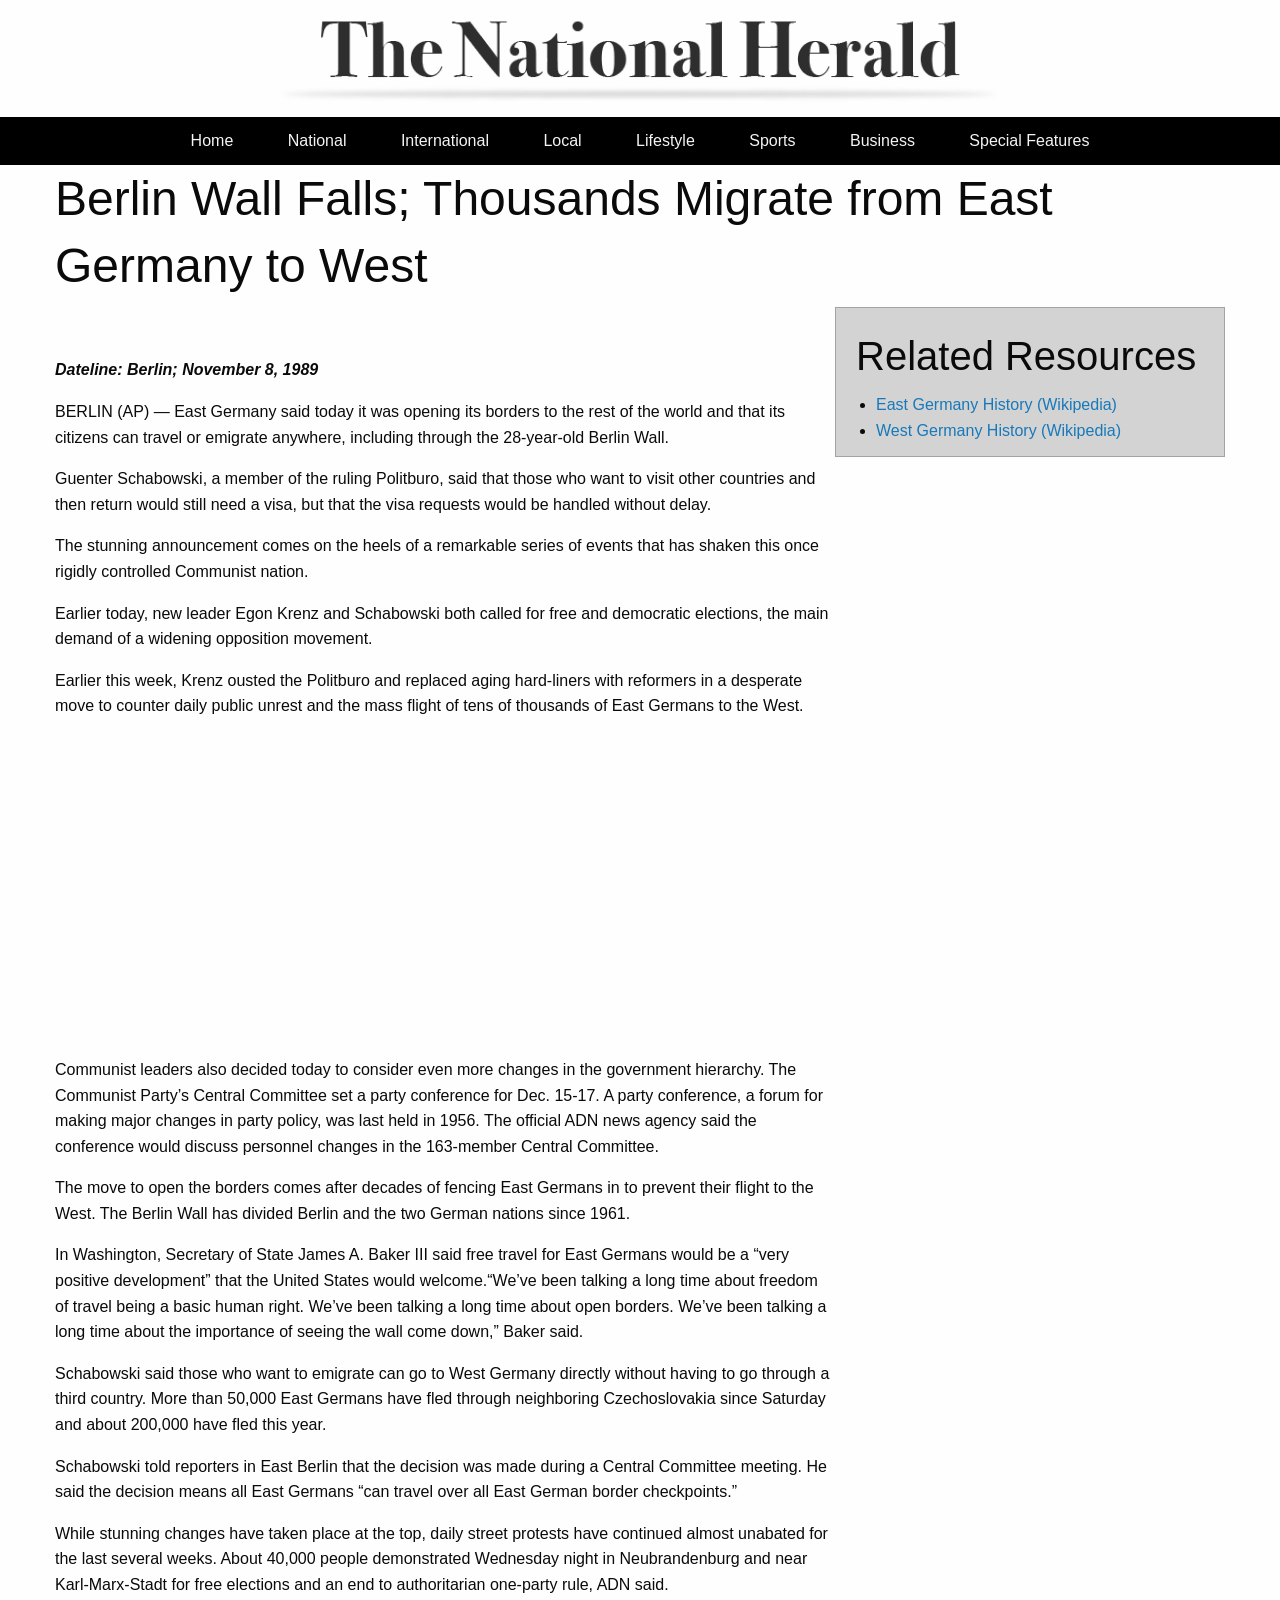
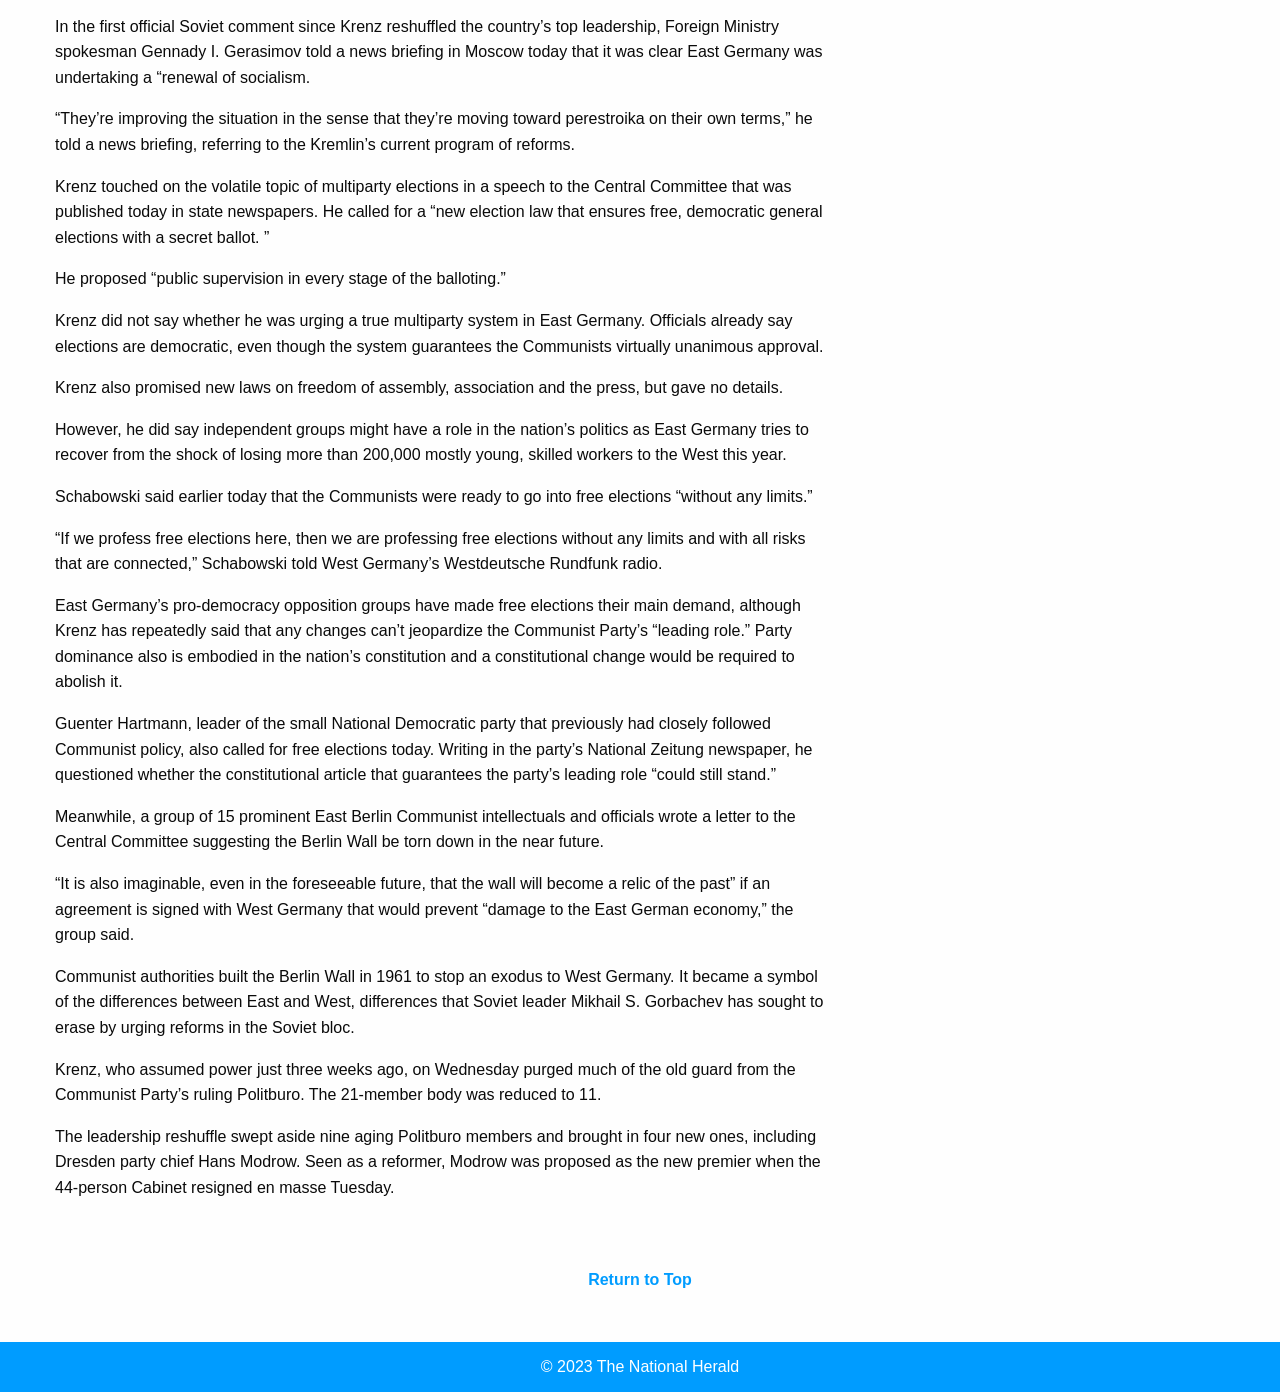
<file: index.html/index.html>
<!doctype html>
<html class="no-js" lang="en" dir="ltr">
<head>
<meta charset="utf-8">
<meta http-equiv="x-ua-compatible" content="ie=edge">
<meta name="viewport" content="width=device-width, initial-scale=1.0">
<title>Headline Headline Headline | The National Herald</title>
<link rel="stylesheet" href="css/foundation.css">
<link rel="stylesheet" href="css/app.css">


<!-- FILL OUT META TAGS! -->
<meta name="description" content="">
<meta name="author" content="The National Herald">

<!--TWITTER SUMMARY CARD-->
<meta name="twitter:card" content="summary_large_image">
<meta name="twitter:title" content="Headline Headline Headline">

<!--OPEN GRAPH CARD-->
<meta property="og:title" content="Headline Headline Headline">
<meta property="og:site_name" content="The National Herald">
<meta property="og:url" content="TBD">
<meta property="og:description" content="Lead Graph Goes Here.">
<meta property="og:type" content="website">
<meta property="og:image" content="TBD">

</head>
<body>

<!-- RETURN TO TOP -->
<a name="top"></a>
<!-- END RETURN TO TOP -->

<!-- SITE BRANDING -->
<div class="grid-container">
<div class="grid-x grid-padding-x">
<div class="large-12 cell">

<img src="images/tnh_branding.png">

</div>
</div>
</div>
<!-- END SITE BRANDING -->

<!-- NAV BAR -->
<div class="grid-container fluid navStyle">
<div class="grid-x grid-padding-x">
<div class="large-12 cell">
<a href="#" class="navItem">Home</a>
<a href="#" class="navItem">National</a>
<a href="#" class="navItem">International</a>
<a href="#" class="navItem">Local</a>
<a href="#" class="navItem">Lifestyle</a>
<a href="#" class="navItem">Sports</a>
<a href="#" class="navItem">Business</a>
<a href="#" class="navItem">Special Features</a>
</div>
</div>
</div>
<!-- END NAV BAR -->

<!-- BODY COPY -->
<body>
<div class="grid-container">
<div class="grid-x">


<div class= "large-12 meidum-12 small-12 cell">
<h1> Berlin Wall Falls; Thousands Migrate from East Germany to West</h1>
</div>



<div class="large-8 medium- 8small-12 cell bodyCopy">
<p class="p1"> Dateline: Berlin; November 8, 1989 </p>

<p> BERLIN (AP) — East Germany said today it was opening its borders to the rest of the world and that its citizens can travel or emigrate anywhere, including through the 28-year-old Berlin Wall. </p>

<p>Guenter Schabowski, a member of the ruling Politburo, said that those who want to visit other countries and then return would still need a visa, but that the visa requests would be handled without delay.</p>

<p>The stunning announcement comes on the heels of a remarkable series of events that has shaken this once rigidly controlled Communist nation.</p>

<p> Earlier today, new leader Egon Krenz and Schabowski both called for free and democratic elections, the main demand of a widening opposition movement.</p>

<p> Earlier this week, Krenz ousted the Politburo and replaced aging hard-liners with reformers in a desperate move to counter daily public unrest and the mass flight of tens of thousands of East Germans to the West. </p>


<div class="responsive-embeded widescreen">
<iframe width="560" height="315" src="https://www.youtube.com/embed/IcmxPeVe4_c?si=cLDoQe1wk7T_xUQB" title="YouTube video player" frameborder="0" allow="accelerometer; autoplay; clipboard-write; encrypted-media; gyroscope; picture-in-picture; web-share" referrerpolicy="strict-origin-when-cross-origin" allowfullscreen></iframe>
</div>


<p>Communist leaders also decided today to consider even more changes in the government hierarchy. The Communist Party’s Central Committee set a party conference for Dec. 15-17. A party conference, a forum for making major changes in party policy, was last held in 1956. The official ADN news agency said the conference would discuss personnel changes in the 163-member Central Committee.</p>

<p> The move to open the borders comes after decades of fencing East Germans in to prevent their flight to the West. The Berlin Wall has divided Berlin and the two German nations since 1961. </p>

<p> In Washington, Secretary of State James A. Baker III said free travel for East Germans would be a “very positive development” that the United States would welcome.“We’ve been talking a long time about freedom of travel being a basic human right. We’ve been talking a long time about open borders. We’ve been talking a long time about the importance of seeing the wall come down,” Baker said. </p>

<p> Schabowski said those who want to emigrate can go to West Germany directly without having to go through a third country. More than 50,000 East Germans have fled through neighboring Czechoslovakia since Saturday and about 200,000 have fled this year. </p>

<p> Schabowski told reporters in East Berlin that the decision was made during a Central Committee meeting. He said the decision means all East Germans “can travel over all East German border checkpoints.” </p>

<p> While stunning changes have taken place at the top, daily street protests have continued almost unabated for the last several weeks. About 40,000 people demonstrated Wednesday night in Neubrandenburg and near Karl-Marx-Stadt for free elections and an end to authoritarian one-party rule, ADN said. </p>

<p> In the first official Soviet comment since Krenz reshuffled the country’s top leadership, Foreign Ministry spokesman Gennady I. Gerasimov told a news briefing in Moscow today that it was clear East Germany was undertaking a “renewal of socialism. </p>

<p> “They’re improving the situation in the sense that they’re moving toward perestroika on their own terms,” he told a news briefing, referring to the Kremlin’s current program of reforms. </p>

<p> Krenz touched on the volatile topic of multiparty elections in a speech to the Central Committee that was published today in state newspapers. He called for a “new election law that ensures free, democratic general elections with a secret ballot. ” </p>

<p>He proposed “public supervision in every stage of the balloting.”</p>

<p>Krenz did not say whether he was urging a true multiparty system in East Germany. Officials already say elections are democratic, even though the system guarantees the Communists virtually unanimous approval.</p>

<p>Krenz also promised new laws on freedom of assembly, association and the press, but gave no details.</p>

<p>However, he did say independent groups might have a role in the nation’s politics as East Germany tries to recover from the shock of losing more than 200,000 mostly young, skilled workers to the West this year.</p>

<p>Schabowski said earlier today that the Communists were ready to go into free elections “without any limits.”</p>

<p>“If we profess free elections here, then we are professing free elections without any limits and with all risks that are connected,” Schabowski told West Germany’s Westdeutsche Rundfunk radio. </p>

<p>East Germany’s pro-democracy opposition groups have made free elections their main demand, although Krenz has repeatedly said that any changes can’t jeopardize the Communist Party’s “leading role.” Party dominance also is embodied in the nation’s constitution and a constitutional change would be required to abolish it.</p>

<p>Guenter Hartmann, leader of the small National Democratic party that previously had closely followed Communist policy, also called for free elections today. Writing in the party’s National Zeitung newspaper, he questioned whether the constitutional article that guarantees the party’s leading role “could still stand.”</p>

<p>Meanwhile, a group of 15 prominent East Berlin Communist intellectuals and officials wrote a letter to the Central Committee suggesting the Berlin Wall be torn down in the near future.</p>

<p>“It is also imaginable, even in the foreseeable future, that the wall will become a relic of the past” if an agreement is signed with West Germany that would prevent “damage to the East German economy,” the group said.</p>

<p>Communist authorities built the Berlin Wall in 1961 to stop an exodus to West Germany. It became a symbol of the differences between East and West, differences that Soviet leader Mikhail S. Gorbachev has sought to erase by urging reforms in the Soviet bloc.</p>

<p>Krenz, who assumed power just three weeks ago, on Wednesday purged much of the old guard from the Communist Party’s ruling Politburo. The 21-member body was reduced to 11.</p>

<p>The leadership reshuffle swept aside nine aging Politburo members and brought in four new ones, including Dresden party chief Hans Modrow. Seen as a reformer, Modrow was proposed as the new premier when the 44-person Cabinet resigned en masse Tuesday. </p>


</div>
</body>




<div class="large-4 medium-4 small-12 cell relatedResources">
<h2> Related Resources</h2>
<ul>
<li><a href="https://en.wikipedia.org/wiki/History_of_East_Germany" target="_blank"> East Germany History (Wikipedia)</a></li>
<li><a href= "https://en.wikipedia.org/wiki/West_Germany" target="_blank"> West Germany History (Wikipedia)</a>
</ul></li>

</div>
</div>
</div>

<p class="rtt"><a href="#top">Return to Top</a></p>




</div>
</div>

<!-- END BODY COPY -->

<!-- FOOTER BAR -->
<!-- NAV BAR -->
<div class="grid-container fluid footerStyle">
<div class="grid-x grid-padding-x">
<div class="large-12 cell">
<p>&copy; 2023 The National Herald</p>
</div>
</div>
</div>
<!-- END NAV BAR -->

<script src="js/vendor/jquery.js"></script>
<script src="js/vendor/what-input.js"></script>
<script src="js/vendor/foundation.js"></script>
<script src="js/app.js"></script>
</body>
</html>
</file>
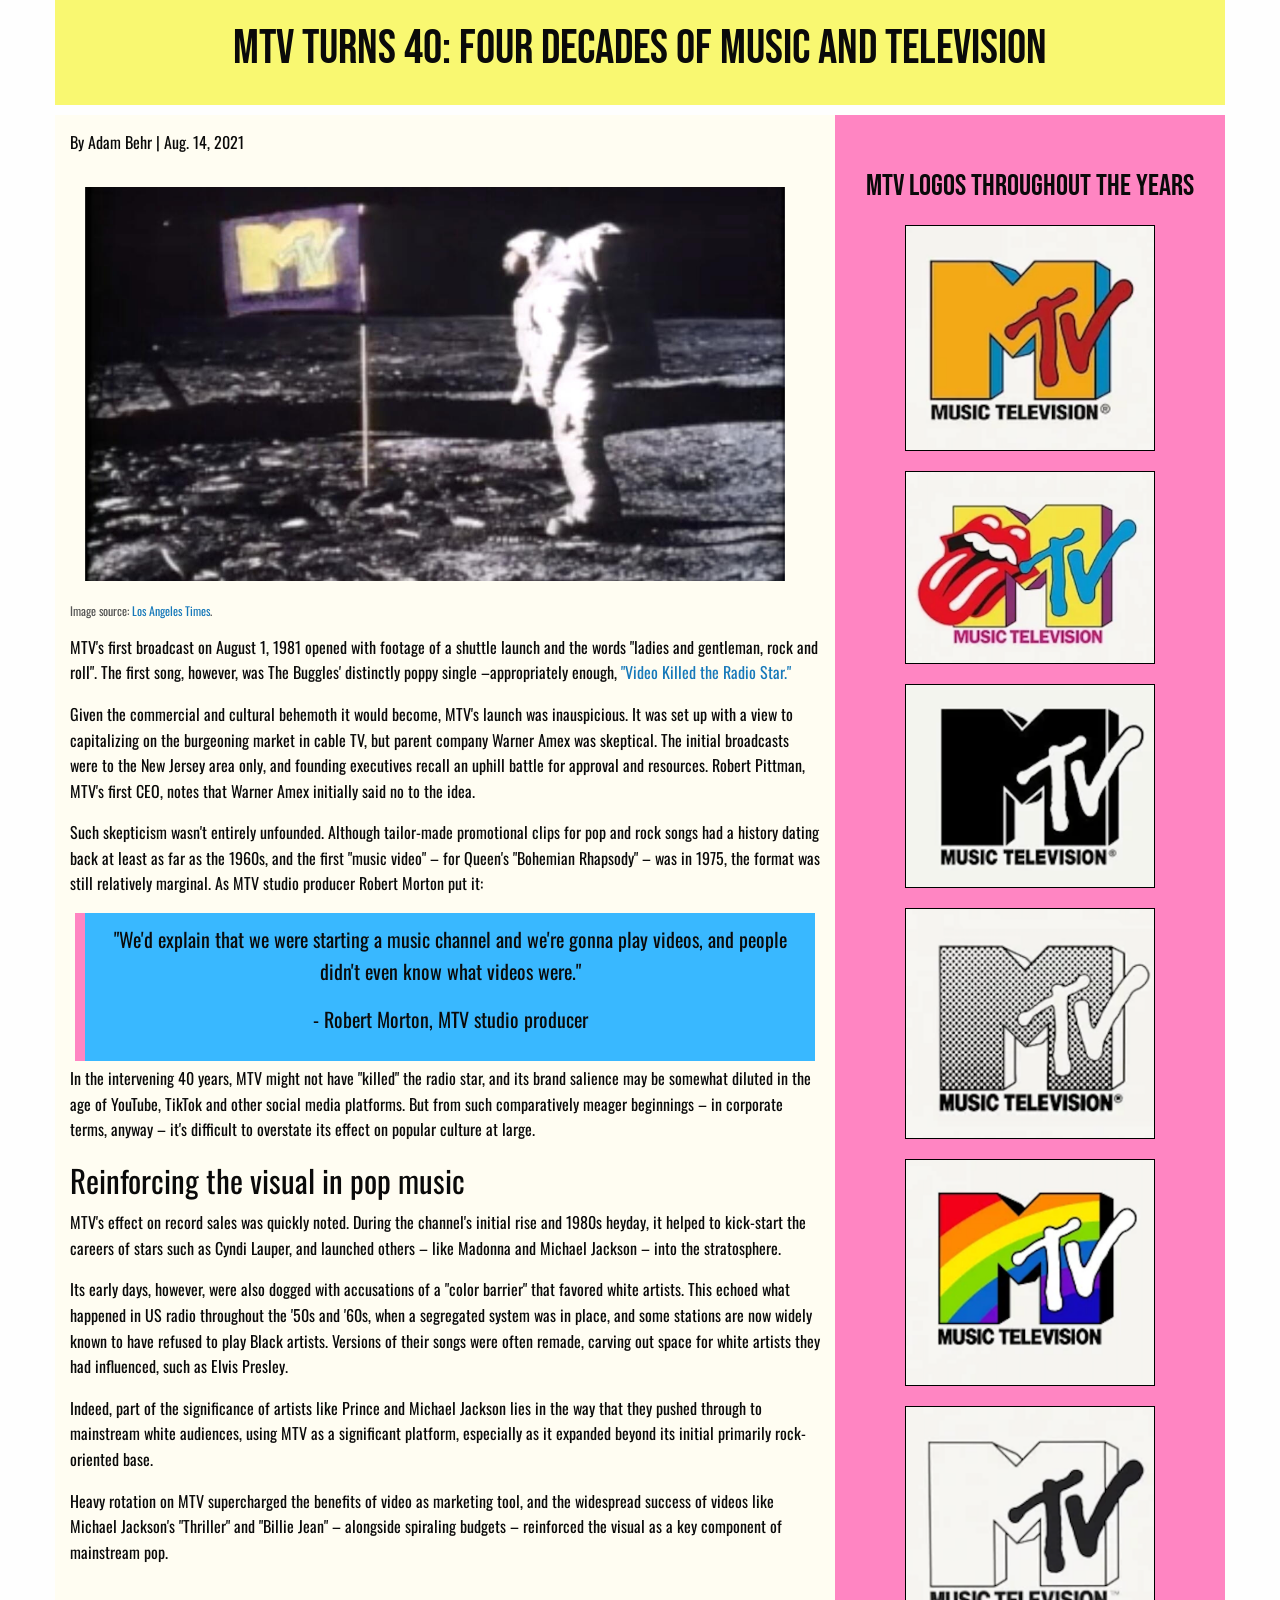
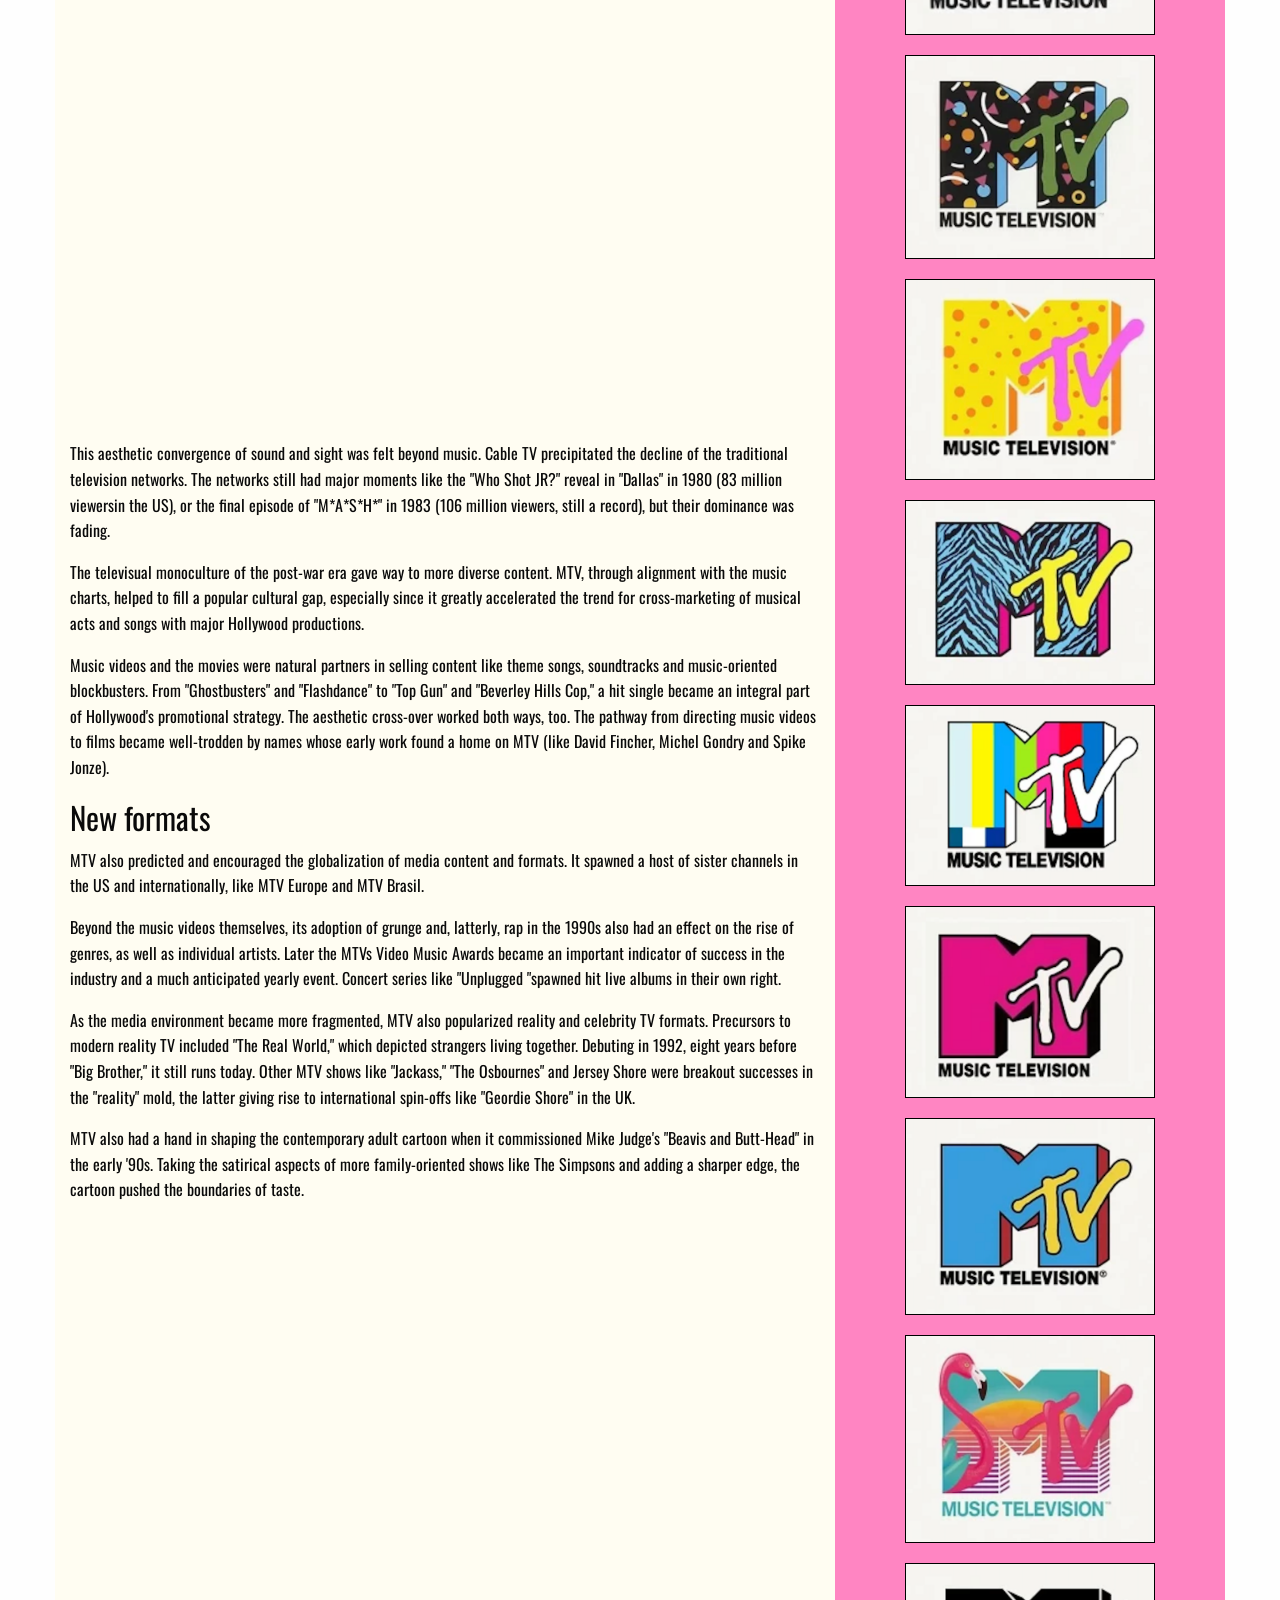
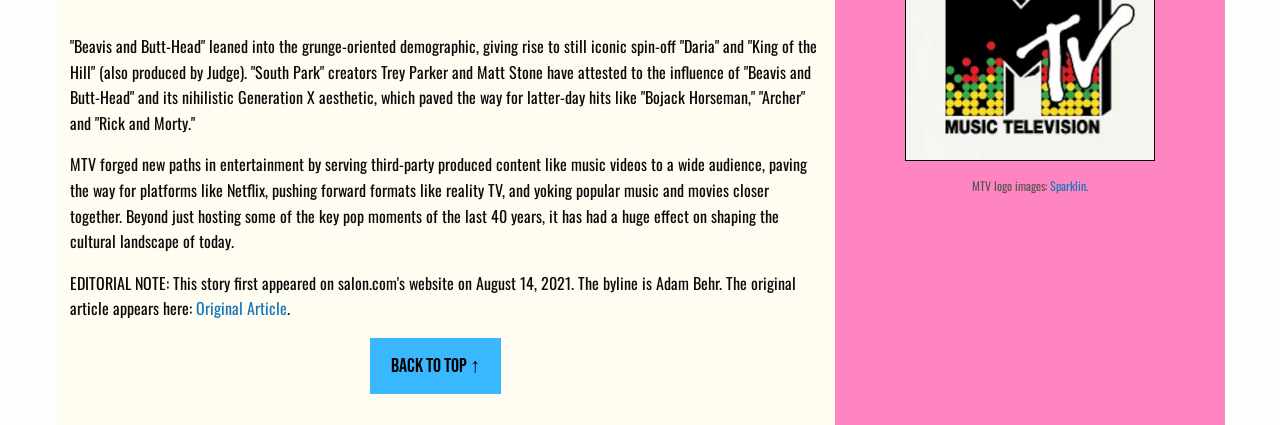
<file: MidtermExam/index.html>
<!doctype html>
<html class="no-js" lang="en" dir="ltr">
<head>

<!-- THIS META ALWAYS STAYS-->
<meta charset="utf-8">
<meta http-equiv="x-ua-compatible" content="ie=edge">
<meta name="viewport" content="width=device-width, initial-scale=1.0">

<!-- This is where the stylesheets are linked -->
<link rel="stylesheet" href="css/foundation.css">
<link rel="stylesheet" href="css/app.css">


<!-- Primary Meta Tags -->
<title>MTV Turns 40</title>
<meta name="title" content="MTV Turns 40" />
<meta name="description" content="With MTV's 40th anniversary, we took a deep dive into what the entertainment company has provided us with over the years. " />

<!-- Open Graph / Facebook -->
<meta property="og:type" content="website" />
<meta property="og:url" content="https://dudam123.github.io/J352Fall2026/MidtermExam/index.html" />
<meta property="og:title" content="MTV Turns 40" />
<meta property="og:description" content="With MTV's 40th anniversary, we took a deep dive into what the entertainment company has provided us with over the years. " />
<meta property="og:image" content="https://dudam123.github.io/J352Fall2026/MidtermExam/images/MoonMan.jpeg" />

<!-- X (Twitter) -->
<meta property="twitter:card" content="summary_large_image" />
<meta property="twitter:url" content="https://dudam123.github.io/J352Fall2026/MidtermExam/index.html" />
<meta property="twitter:title" content="MTV Turns 40" />
<meta property="twitter:description" content="With MTV's 40th anniversary, we took a deep dive into what the entertainment company has provided us with over the years. " />
<meta property="twitter:image" content="https://dudam123.github.io/J352Fall2026/MidtermExam/images/MoonMan.jpeg" />


<!-- This is my google font -->
<link rel="preconnect" href="https://fonts.googleapis.com">
<link rel="preconnect" href="https://fonts.gstatic.com" crossorigin>
<link href="https://fonts.googleapis.com/css2?family=Bebas+Neue&family=Oswald:wght@200..700&display=swap" rel="stylesheet">
</head>

<body>

<!-- Site Headline -->
<div class="grid-container">
<div class="grid-x">
<div class="large-12 cell headline" id="headline">

<h1> MTV Turns 40: Four Decades of Music and Television </h1>

</div>
</div>

<!-- Site Content -->
<div class="grid-x">


<!-- Left Side: Main Content -->
<div class="large-8 medium-8 small-12 cell main">

<p class="byline">By Adam Behr | Aug. 14, 2021</p>

<img class = 'moonMan' src="images/MoonMan.jpeg" alt="MTV Moon Man in the moon with MTV flag">

<p class="imageCredit"> Image source: <a href="https://www.latimes.com/entertainment-arts/music/story/2021-07-28/mtv-40th-anniversary-billy-idol-go-gos-huey-lewis-reo-speedwagon"target="_blank">Los Angeles Times</a>.</p>

<p>MTV's first broadcast on August 1, 1981 opened with footage of a shuttle launch and the words "ladies and gentleman, rock and roll". The first song, however, was The Buggles' distinctly poppy single –appropriately enough,

<a href="https://youtu.be/W8r-tXRLazs?si=02LRFzsz9YB1Vd_t" target="_blank">"Video Killed the Radio Star."</a> </p>


<p>Given the commercial and cultural behemoth it would become, MTV's launch was inauspicious. It was set up with a view to capitalizing on the burgeoning market in cable TV, but parent company Warner Amex was skeptical. The initial broadcasts were to the New Jersey area only, and founding executives recall an uphill battle for approval and resources. Robert Pittman, MTV's first CEO, notes that Warner Amex initially said no to the idea. </p>

<p> Such skepticism wasn't entirely unfounded. Although tailor-made promotional clips for pop and rock songs had a history dating back at least as far as the 1960s, and the first "music video" – for Queen's "Bohemian Rhapsody" – was in 1975, the format was still relatively marginal. As MTV studio producer Robert Morton put it: </p>

<div class="pullQuote">
 <p>"We'd explain that we were starting a music channel and we're gonna play videos, and people didn't even know what videos were."</p>
 <p> - Robert Morton, MTV studio producer</p>
</div>

<p>In the intervening 40 years, MTV might not have "killed" the radio star, and its brand salience may be somewhat diluted in the age of YouTube, TikTok and other social media platforms. But from such comparatively meager beginnings – in corporate terms, anyway – it's difficult to overstate its effect on popular culture at large.</p>

<h3>Reinforcing the visual in pop music</h3>

<p>MTV's effect on record sales was quickly noted. During the channel's initial rise and 1980s heyday, it helped to kick-start the careers of stars such as Cyndi Lauper, and launched others – like Madonna and Michael Jackson – into the stratosphere.</p>

<p>Its early days, however, were also dogged with accusations of a "color barrier" that favored white artists. This echoed what happened in US radio throughout the '50s and '60s, when a segregated system was in place, and some stations are now widely known to have refused to play Black artists. Versions of their songs were often remade, carving out space for white artists they had influenced, such as Elvis Presley.</p>

<p>Indeed, part of the significance of artists like Prince and Michael Jackson lies in the way that they pushed through to mainstream white audiences, using MTV as a significant platform, especially as it expanded beyond its initial primarily rock-oriented base.</p>

<p>Heavy rotation on MTV supercharged the benefits of video as marketing tool, and the widespread success of videos like Michael Jackson's "Thriller" and "Billie Jean" – alongside spiraling budgets – reinforced the visual as a key component of mainstream pop.</p>

<iframe width="700" height="455" src="https://www.youtube.com/embed/Zi_XLOBDo_Y?si=wc3muyquEkusvXzl" title="YouTube video player" frameborder="0" allow="accelerometer; autoplay; clipboard-write; encrypted-media; gyroscope; picture-in-picture; web-share" referrerpolicy="strict-origin-when-cross-origin" allowfullscreen></iframe>

<p>This aesthetic convergence of sound and sight was felt beyond music. Cable TV precipitated the decline of the traditional television networks. The networks still had major moments like the "Who Shot JR?" reveal in "Dallas" in 1980 (83 million viewersin the US), or the final episode of "M*A*S*H*" in 1983 (106 million viewers, still a record), but their dominance was fading.</p>

<p>The televisual monoculture of the post-war era gave way to more diverse content. MTV, through alignment with the music charts, helped to fill a popular cultural gap, especially since it greatly accelerated the trend for cross-marketing of musical acts and songs with major Hollywood productions. </p>

<p>Music videos and the movies were natural partners in selling content like theme songs, soundtracks and music-oriented blockbusters. From "Ghostbusters" and "Flashdance" to "Top Gun" and "Beverley Hills Cop," a hit single became an integral part of Hollywood's promotional strategy. The aesthetic cross-over worked both ways, too. The pathway from directing music videos to films became well-trodden by names whose early work found a home on MTV (like David Fincher, Michel Gondry and Spike Jonze).</p>

<h3>New formats</h3>


<p>MTV also predicted and encouraged the globalization of media content and formats. It spawned a host of sister channels in the US and internationally, like MTV Europe and MTV Brasil.</p>

<p>Beyond the music videos themselves, its adoption of grunge and, latterly, rap in the 1990s also had an effect on the rise of genres, as well as individual artists. Later the MTVs Video Music Awards became an important indicator of success in the industry and a much anticipated yearly event. Concert series like "Unplugged "spawned hit live albums in their own right.</p>

<p>As the media environment became more fragmented, MTV also popularized reality and celebrity TV formats. Precursors to modern reality TV included "The Real World," which depicted strangers living together. Debuting in 1992, eight years before "Big Brother," it still runs today. Other MTV shows like "Jackass," "The Osbournes" and Jersey Shore were breakout successes in the "reality" mold, the latter giving rise to international spin-offs like "Geordie Shore" in the UK.</p>

<p>MTV also had a hand in shaping the contemporary adult cartoon when it commissioned Mike Judge's "Beavis and Butt-Head" in the early '90s. Taking the satirical aspects of more family-oriented shows like The Simpsons and adding a sharper edge, the cartoon pushed the boundaries of taste.</p>

<iframe class="juxtapose" width="100%" height="400" title="Comparison of Beavis and Butt-Head animation from the original series and 2022 revival" src="https://cdn.knightlab.com/libs/juxtapose/latest/embed/index.html?uid=1972e980-d3f2-11f1-ba1b-0e6f42328d7d"></iframe>

<p>"Beavis and Butt-Head" leaned into the grunge-oriented demographic, giving rise to still iconic spin-off "Daria" and "King of the Hill" (also produced by Judge). "South Park" creators Trey Parker and Matt Stone have attested to the influence of "Beavis and Butt-Head" and its nihilistic Generation X aesthetic, which paved the way for latter-day hits like "Bojack Horseman," "Archer" and "Rick and Morty."</p>

<p>MTV forged new paths in entertainment by serving third-party produced content like music videos to a wide audience, paving the way for platforms like Netflix, pushing forward formats like reality TV, and yoking popular music and movies closer together. Beyond just hosting some of the key pop moments of the last 40 years, it has had a huge effect on shaping the cultural landscape of today.</p>


<p class="editorial-note">EDITORIAL NOTE: This story first appeared on
    salon.com's website on August 14, 2021. The byline is Adam Behr. The original article appears here: <a href="https://www.salon.com/2021/08/14/40-years-of-mtv-the-channel-that-shaped-popular-culture-as-we-know-it_partner/" target="_blank">Original Article</a>.</p>

<a class="large button" href="#headline">Back to Top ↑</a>


 </div>
<!-- Main article container closed -->


<!-- Right Side container content -->

<div class="large-4 medium-4 small-12 cell right">

 <h2>MTV Logos Throughout the Years</h2>

<img src="images/MTV_1.png" alt="First MTV Logo">

<img src="images/MTV_2.png" alt="Second MTV Logo">

<img src="images/MTV_3.png" alt="Third MTV Logo">

<img src="images/MTV_4.png" alt="Fourth MTV Logo">

<img src="images/MTV_5.png" alt="Fifth MTV Logo">

<img src="images/MTV_6.png" alt="Sixth MTV Logo">

<img src="images/MTV_7.png" alt="Seventh MTV Logo">

<img src="images/MTV_8.png" alt="Eighth MTV Logo">

<img src="images/MTV_9.png" alt="Nineth MTV Logo">

<img src="images/MTV_10.png" alt="Tenth MTV Logo">

<img src="images/MTV_11.png" alt="Eleventh MTV Logo">

<img src="images/MTV_12.png" alt="Twelveth MTV Logo">

<img src="images/MTV_14.png" alt="Thirteenth MTV Logo">

<img src="images/MTV_15.png" alt="Fourteenth MTV Logo">

<p class="imageCredit"> MTV logo images: <a href="https://sparklin.com/blog/mtv-logo-evolution-how-the-channel-that-changed-music-television-made-its-mark"target="_blank"> Sparklin</a>.</p>

</div>
<!-- Right side container closed -->

</div>
<!-- grid-x container closed -->

</div>

<!-- grid container closed -->

<!-- javascript stuff, from foundation starter -->
<script src="js/vendor/jquery.js"></script>
<script src="js/vendor/what-input.js"></script>
<script src="js/vendor/foundation.js"></script>
<script src="js/app.js"></script>
</body>
</html>
</file>
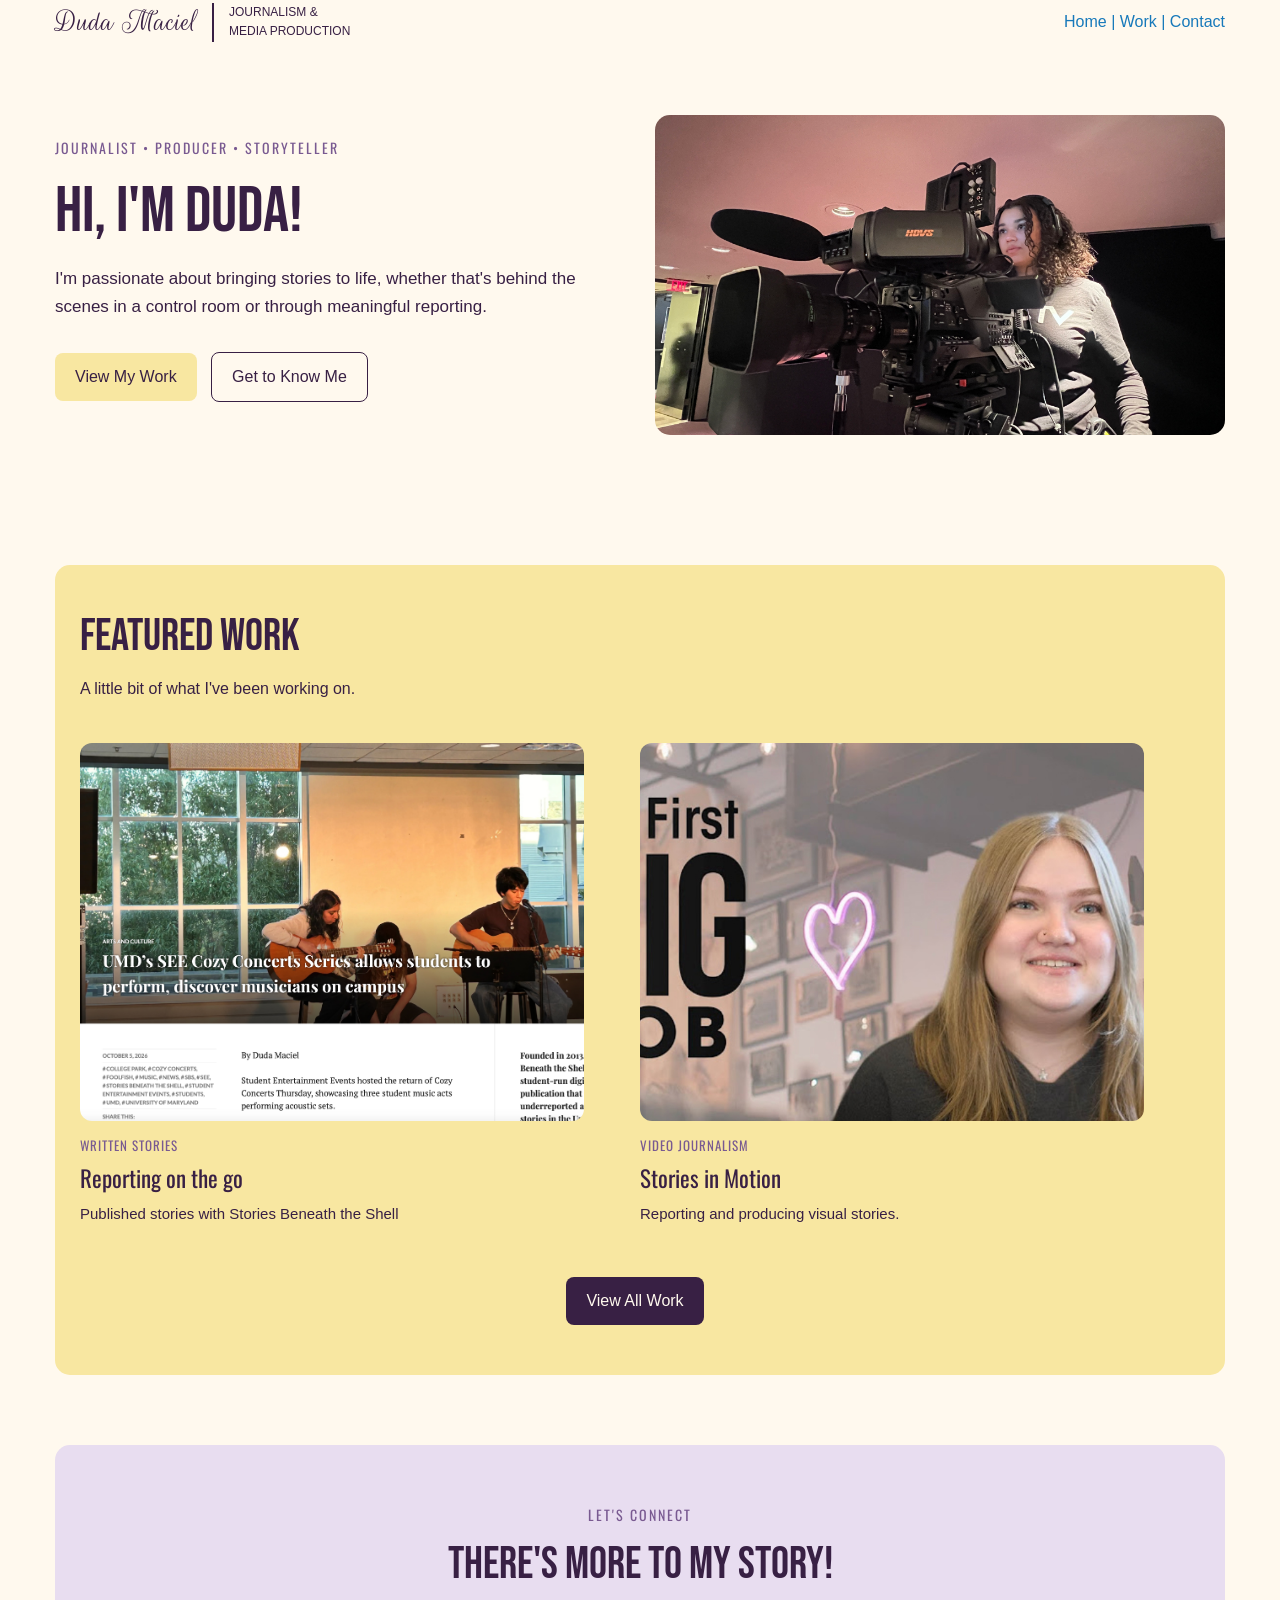
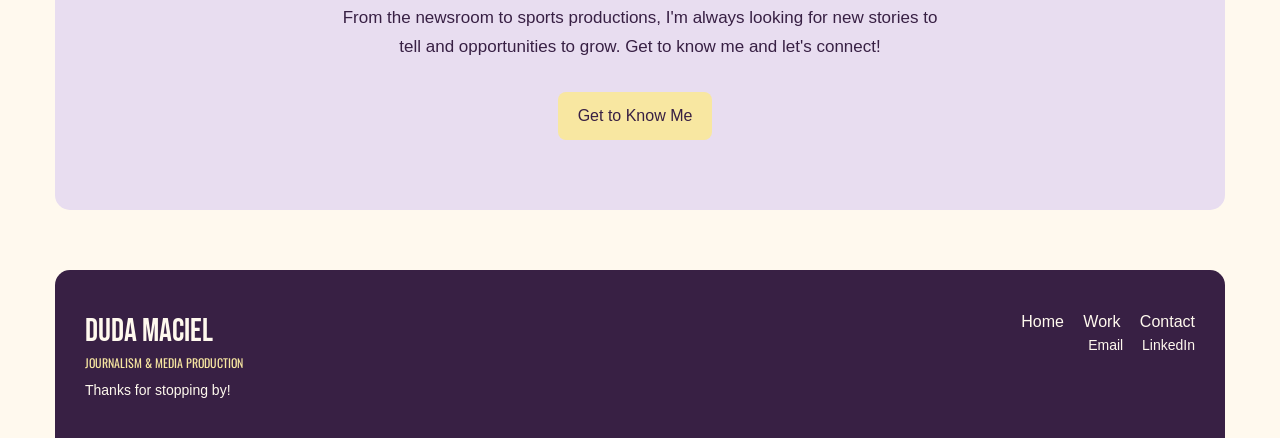
<file: Portfolio/index.html>
<!doctype html>
<html class="no-js" lang="en" dir="ltr">
<head>

<!-- THIS META ALWAYS STAYS-->
<meta charset="utf-8">
<meta http-equiv="x-ua-compatible" content="ie=edge">
<meta name="viewport" content="width=device-width, initial-scale=1.0">

<!-- This is where the stylesheets are linked -->
<link rel="stylesheet" href="css/foundation.css">
<link rel="stylesheet" href="css/app.css">


<!-- Primary Meta Tags -->
<title>Duda Maciel Portfolio</title>
<meta name="title" content="Duda Maciel Portfolio">
<meta name="description" content="Explore the portfolio of Duda Maciel, a University of Maryland journalism student and aspiring news producer, featuring reporting, video journalism and live television production.">

<!-- Open Graph / Facebook -->
<meta property="og:type" content="website">
<meta property="og:url" content="https://dudam123.github.io/J352Fall2026/Portfolio/index.html">
<meta property="og:title" content="Duda Maciel Portfolio">
<meta property="og:description" content="Explore the portfolio of Duda Maciel, a University of Maryland journalism student and aspiring news producer, featuring reporting, video journalism and live television production.">
<meta property="og:image" content="https://dudam123.github.io/J352Fall2026/Portfolio/images/myPicture.jpeg">

<!-- X (Twitter) -->
<meta name="twitter:card" content="summary_large_image">
<meta name="twitter:url" content="https://dudam123.github.io/J352Fall2026/Portfolio/index.html">
<meta name="twitter:title" content="Duda Maciel Portfolio">
<meta name="twitter:description" content="Explore the portfolio of Duda Maciel, a University of Maryland journalism student and aspiring news producer, featuring reporting, video journalism and live television production.">
<meta name="twitter:image" content="https://dudam123.github.io/J352Fall2026/Portfolio/images/myPicture.jpeg">


<!-- This is my google font -->
<link rel="preconnect" href="https://fonts.googleapis.com">
<link rel="preconnect" href="https://fonts.gstatic.com" crossorigin>
<link href="https://fonts.googleapis.com/css2?family=Bebas+Neue&family=Oswald:wght@200..700&family=Rouge+Script&display=swap" rel="stylesheet">

<style>  html, body {background: #FFF9EE; }</style>

</head>

<!--This where my website is -->

<body>
<div class="grid-container">
 <div class="grid-x">
<div class="large-12 cell">

<div class="grid-x grid-margin-x align-middle">

    <!-- Logo -->
    <div class="large-6 medium-6 small-12 cell logo">
        <h3>Duda Maciel</h3>
        <p>JOURNALISM &amp;<br>MEDIA PRODUCTION</p>
    </div>

    <!-- Navigation -->
    <div class="large-6 medium-6 small-12 cell navButtons">
    <a href="index.html">Home |</a>
    <a href="work.html"> Work |</a>
    <a href="contact.html"> Contact</a>
</div>
</div>

<!-- End of the navigation bar-->

<!--Introduction Box-->
<div class="grid-x grid-margin-x introSection">

    <div class="large-6 medium-6 small-12 cell Intro">

        <h4>JOURNALIST • PRODUCER • STORYTELLER</h4>

        <h1>Hi, I'm Duda!</h1>

        <p>
            I'm passionate about bringing stories to life,
            whether that's behind the scenes in a control
            room or through meaningful reporting.
        </p>

        <a href="work.html" class="introButton">View My Work</a>
        <a href="contact.html" class="introButton outline">Get to Know Me</a>

    </div>

    <div class="large-6 medium-6 small-12 cell myPhoto">
        <img src="images/myPicture.jpeg" alt="Duda Maciel">
    </div>

</div>

<!-- End of the introduction box -->

<!-- FEATURED WORK -->
<div class="grid-x featuredWork">

    <div class="large-12 cell">
        <h2>Featured Work</h2>
        <p>A little bit of what I've been working on.</p>
    </div>

    <!-- PROJECT 1 -->
    <div class="large-6 medium-6 small-12 cell project">
        <a href="https://storiesbeneaththeshell.com/2026/10/05/umds-see-cozy-concerts-series-allows-students-to-perform-discover-musicians-on-campus/" target="_blank">
        <img src="images/writtenStories.jpg" alt="Link to published story.">
    </a>
        <h4>WRITTEN STORIES</h4>
        <h3>Reporting on the go</h3>
        <p>Published stories with Stories Beneath the Shell</p>
    </div>

    <!-- PROJECT 2 -->
    <div class="large-6 medium-6 small-12 cell project">
        <a href="https://www.youtube.com/watch?v=6SSHN94bvXo" target="_blank">
        <img src="images/MBF.jpg" alt="link to published video story.">
    </a>
        <h4>VIDEO JOURNALISM</h4>
        <h3>Stories in Motion</h3>
        <p>Reporting and producing visual stories.</p>
    </div>


    <!-- VIEW ALL WORK BUTTON -->
    <div class="large-12 cell workLink">
        <a href="work.html" class="introButton">View All Work</a>
    </div>

</div>
<!-- END FEATURED WORK -->

<!-- CONTACT PREVIEW -->
<div class="grid-x contactPreview">

    <div class="large-12 cell">

        <h4>LET'S CONNECT</h4>

        <h2>There's More to My Story!</h2>

        <p>
            From the newsroom to sports productions,
            I'm always looking for new stories to tell
            and opportunities to grow.
            Get to know me and let's connect!
        </p>

        <a href="contact.html" class="introButton">
            Get to Know Me
        </a>

    </div>

</div>


<!-- FOOTER -->
<footer class="grid-x footer">

    <!-- LEFT SIDE -->
    <div class="large-6 medium-6 small-12 cell">
        <h2>DUDA MACIEL</h2>
        <h4>JOURNALISM &amp; MEDIA PRODUCTION</h4>
        <p>Thanks for stopping by!</p>
    </div>

    <!-- RIGHT SIDE -->
    <div class="large-6 medium-6 small-12 cell footerLinks">
        <a href="index.html">Home</a>
        <a href="work.html">Work</a>
        <a href="contact.html">Contact</a>

        <p>
            <a href="mailto:Eduarda_MFraga@outlook.com">Email</a>
            <a href="https://www.linkedin.com/in/eduarda-maciel-fraga-5494152b4/" target="_blank">LinkedIn</a>
        </p>
    </div>
</footer>

<!-- END FOOTER -->



</div>
</div>
</div>

<script src="js/vendor/jquery.js"></script>
<script src="js/vendor/what-input.js"></script>
<script src="js/vendor/foundation.js"></script>
<script src="js/app.js"></script>

</body>
</html>
</file>
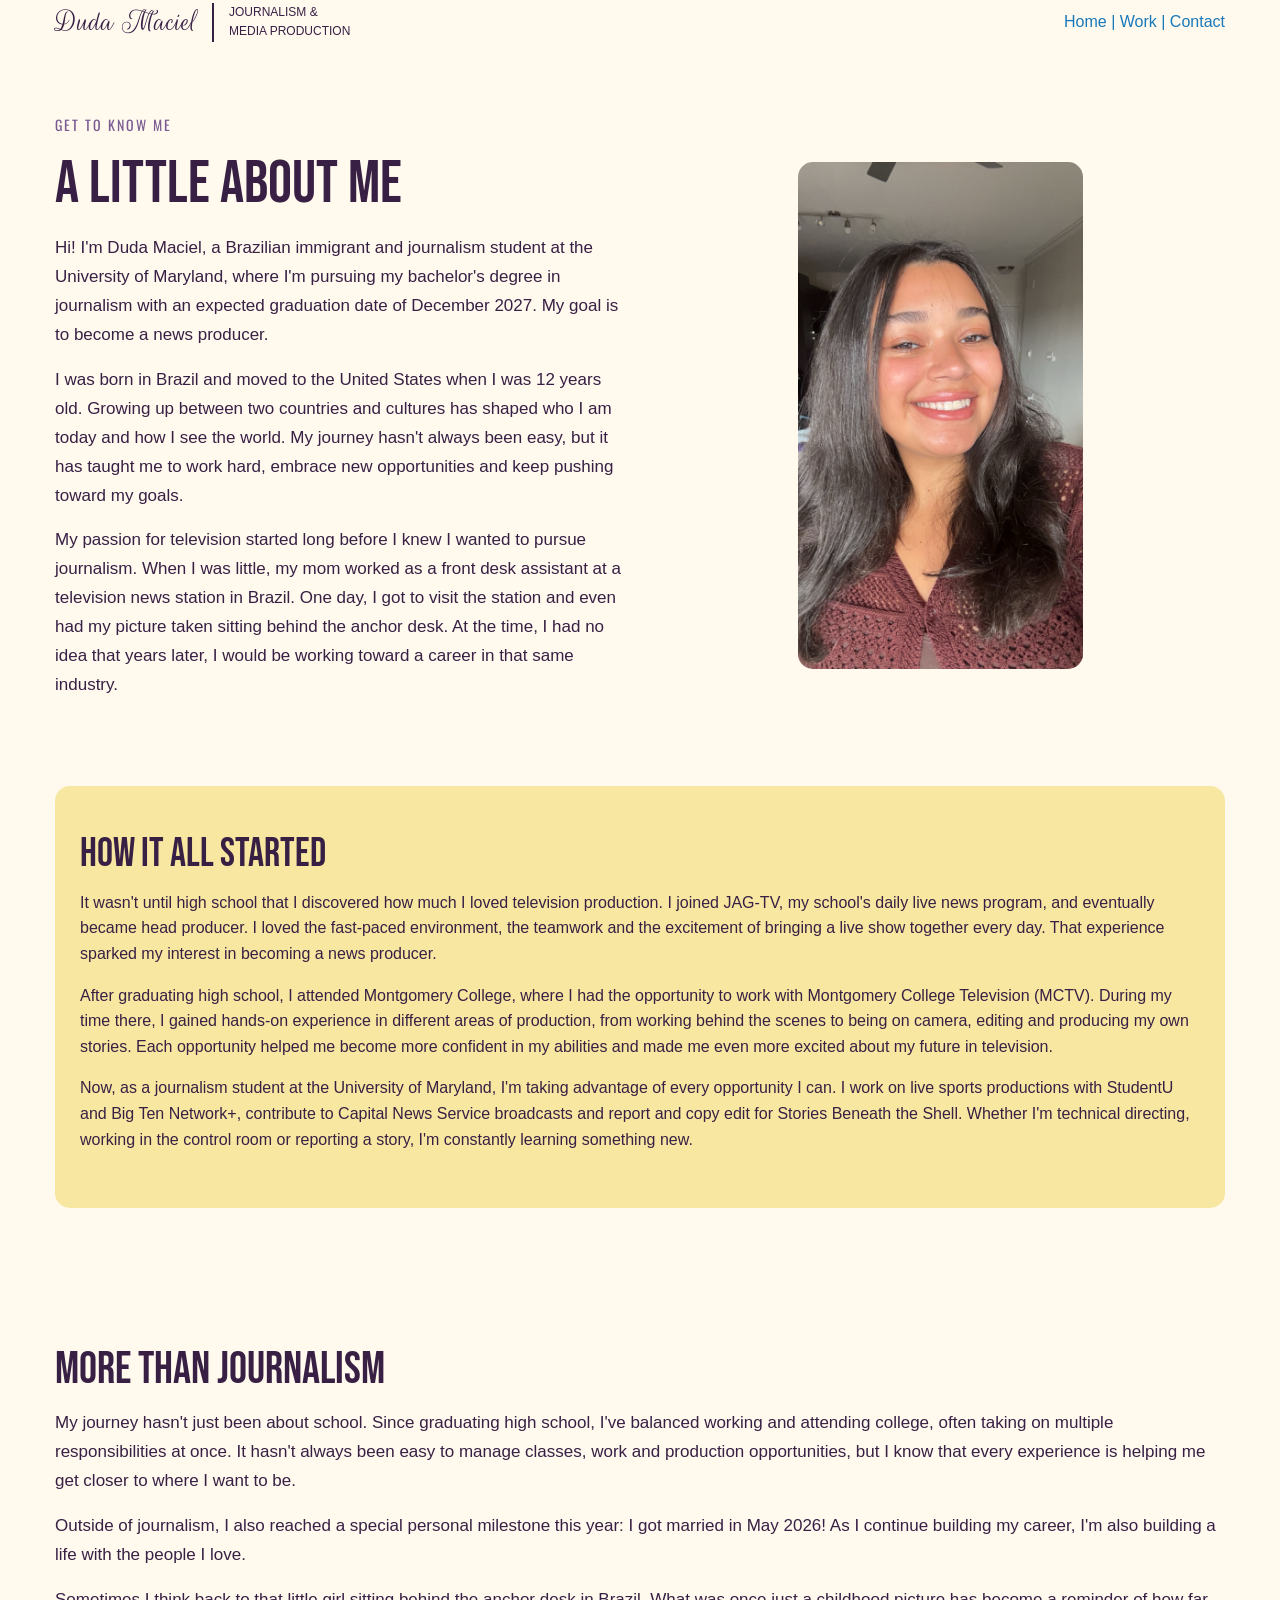
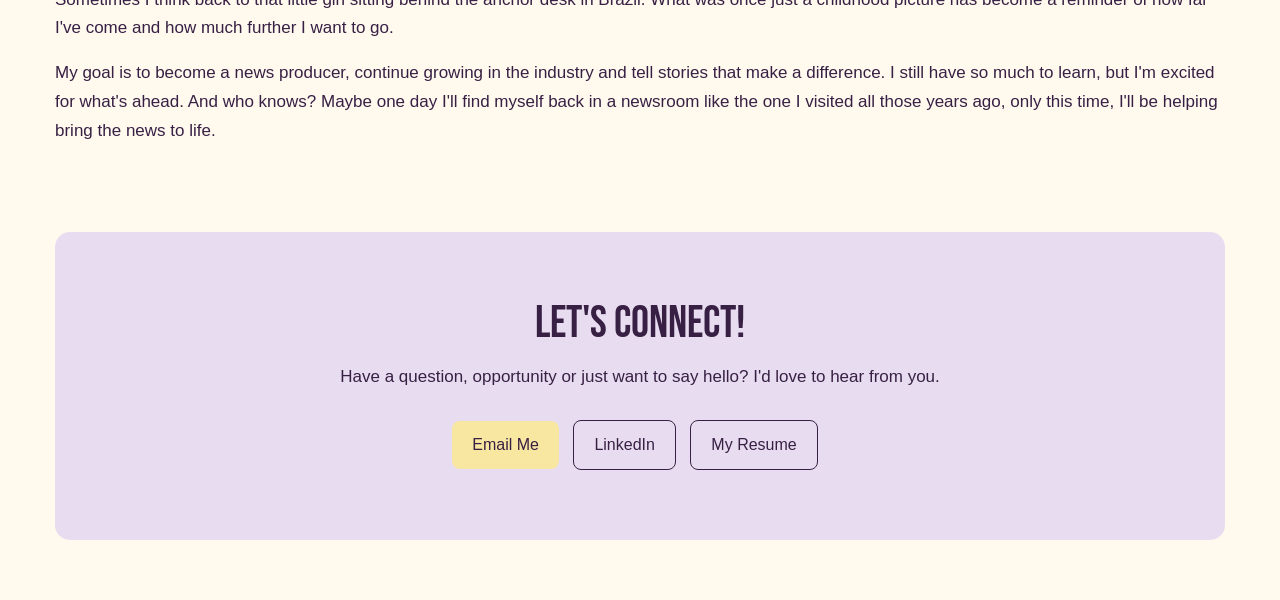
<file: Portfolio/contact.html>
<!doctype html>
<html lang="en">

<head>
    <meta charset="utf-8">
    <meta name="viewport" content="width=device-width, initial-scale=1.0">

    <title>Duda Maciel | Contact Me</title>

    <!-- Foundation and Custom CSS -->
    <link rel="stylesheet" href="css/foundation.css">
    <link rel="stylesheet" href="css/app.css">

    <!-- Google Fonts -->
    <link rel="preconnect" href="https://fonts.googleapis.com">
    <link rel="preconnect" href="https://fonts.gstatic.com" crossorigin>

    <link href="https://fonts.googleapis.com/css2?family=Bebas+Neue&family=Oswald:wght@200..700&family=Rouge+Script&display=swap" rel="stylesheet">

    <!-- Background Color -->
    <style>
        html, body {
            background-color: #FFF9EE;
        }
    </style>

</head>

<body>

<!-- ABOUT ME -->
<div class="grid-container">
 <div class="grid-x">
<div class="large-12 cell">

<div class="grid-x grid-margin-x align-middle">

    <!-- LOGO -->
    <div class="large-6 medium-6 small-12 cell logo">
        <h3>Duda Maciel</h3>
        <p>JOURNALISM &amp;<br>MEDIA PRODUCTION</p>
    </div>

    <!-- NAVIGATION -->
    <div class="large-6 medium-6 small-12 cell navButtons">
    <a href="index.html">Home |</a>
    <a href="work.html"> Work |</a>
    <a href="contact.html"> Contact</a>
</div>
</div>

<div class="grid-x grid-margin-x aboutSection">

    <div class="large-6 medium-6 small-12 cell">
        <h4>GET TO KNOW ME</h4>
        <h1>A Little About Me</h1>

        <p>
            Hi! I'm Duda Maciel, a Brazilian immigrant and journalism student at the University of Maryland, where I'm pursuing my bachelor's degree in journalism with an expected graduation date of December 2027. My goal is to become a news producer. </p>
            <p> I was born in Brazil and moved to the United States when I was 12 years old. Growing up between two countries and cultures has shaped who I am today and how I see the world. My journey hasn't always been easy, but it has taught me to work hard, embrace new opportunities and keep pushing toward my goals.</p>
            <p>My passion for television started long before I knew I wanted to pursue journalism. When I was little, my mom worked as a front desk assistant at a television news station in Brazil. One day, I got to visit the station and even had my picture taken sitting behind the anchor desk. At the time, I had no idea that years later, I would be working toward a career in that same industry.
        </p>

    </div>

    <div class="large-6 medium-6 small-12 cell myPhoto" style="text-align: center;">
        <img src="images/alsoMe.JPG" alt="Duda Maciel" style="width: 50%; height: auto;">

    </div>

</div>


<!-- EXPERIENCE -->
<div class="grid-x experienceSection">

    <div class="large-12 cell">
        <h2>How It All Started</h2>
        <p>It wasn't until high school that I discovered how much I loved television production. I joined JAG-TV, my school's daily live news program, and eventually became head producer. I loved the fast-paced environment, the teamwork and the excitement of bringing a live show together every day. That experience sparked my interest in becoming a news producer. </p>
        <p>After graduating high school, I attended Montgomery College, where I had the opportunity to work with Montgomery College Television (MCTV). During my time there, I gained hands-on experience in different areas of production, from working behind the scenes to being on camera, editing and producing my own stories. Each opportunity helped me become more confident in my abilities and made me even more excited about my future in television.</p>
        <p>Now, as a journalism student at the University of Maryland, I'm taking advantage of every opportunity I can. I work on live sports productions with StudentU and Big Ten Network+, contribute to Capital News Service broadcasts and report and copy edit for Stories Beneath the Shell. Whether I'm technical directing, working in the control room or reporting a story, I'm constantly learning something new.</p>

    </div>

</div>

<div class="grid-x aboutSection">
    <div class="large-12 cell">
<h2>More Than Journalism</h2>

<p>My journey hasn't just been about school. Since graduating high school, I've balanced working and attending college, often taking on multiple responsibilities at once. It hasn't always been easy to manage classes, work and production opportunities, but I know that every experience is helping me get closer to where I want to be.</p>

<p>Outside of journalism, I also reached a special personal milestone this year: I got married in May 2026! As I continue building my career, I'm also building a life with the people I love.</p>

<p>Sometimes I think back to that little girl sitting behind the anchor desk in Brazil. What was once just a childhood picture has become a reminder of how far I've come and how much further I want to go.</p>

<p>My goal is to become a news producer, continue growing in the industry and tell stories that make a difference. I still have so much to learn, but I'm excited for what's ahead. And who knows? Maybe one day I'll find myself back in a newsroom like the one I visited all those years ago, only this time, I'll be helping bring the news to life.</p>
    </div>
</div>

    <!-- CONTACT -->
<div class="grid-x contactSection">

    <div class="large-12 cell">

        <h2>Let's Connect!</h2>

        <p>
            Have a question, opportunity or just want
            to say hello? I'd love to hear from you.
        </p>

          <a href="mailto:Eduarda_MFraga@outlook.com" class="introButton"> Email Me </a>

        <a href="https://www.linkedin.com/in/eduarda-maciel-fraga-5494152b4/" target="_blank" class="introButton outline">LinkedIn</a>

        <a href="resume/Eduarda_Maciel_Resume.pdf" class="introButton outline" target="_blank">
            My Resume
        </a>

    </div>

</div>
</div>
</div>
</div>

<script src="js/vendor/jquery.js"></script>
<script src="js/vendor/what-input.js"></script>
<script src="js/vendor/foundation.js"></script>
<script src="js/app.js"></script>

</body>
</html>
</file>
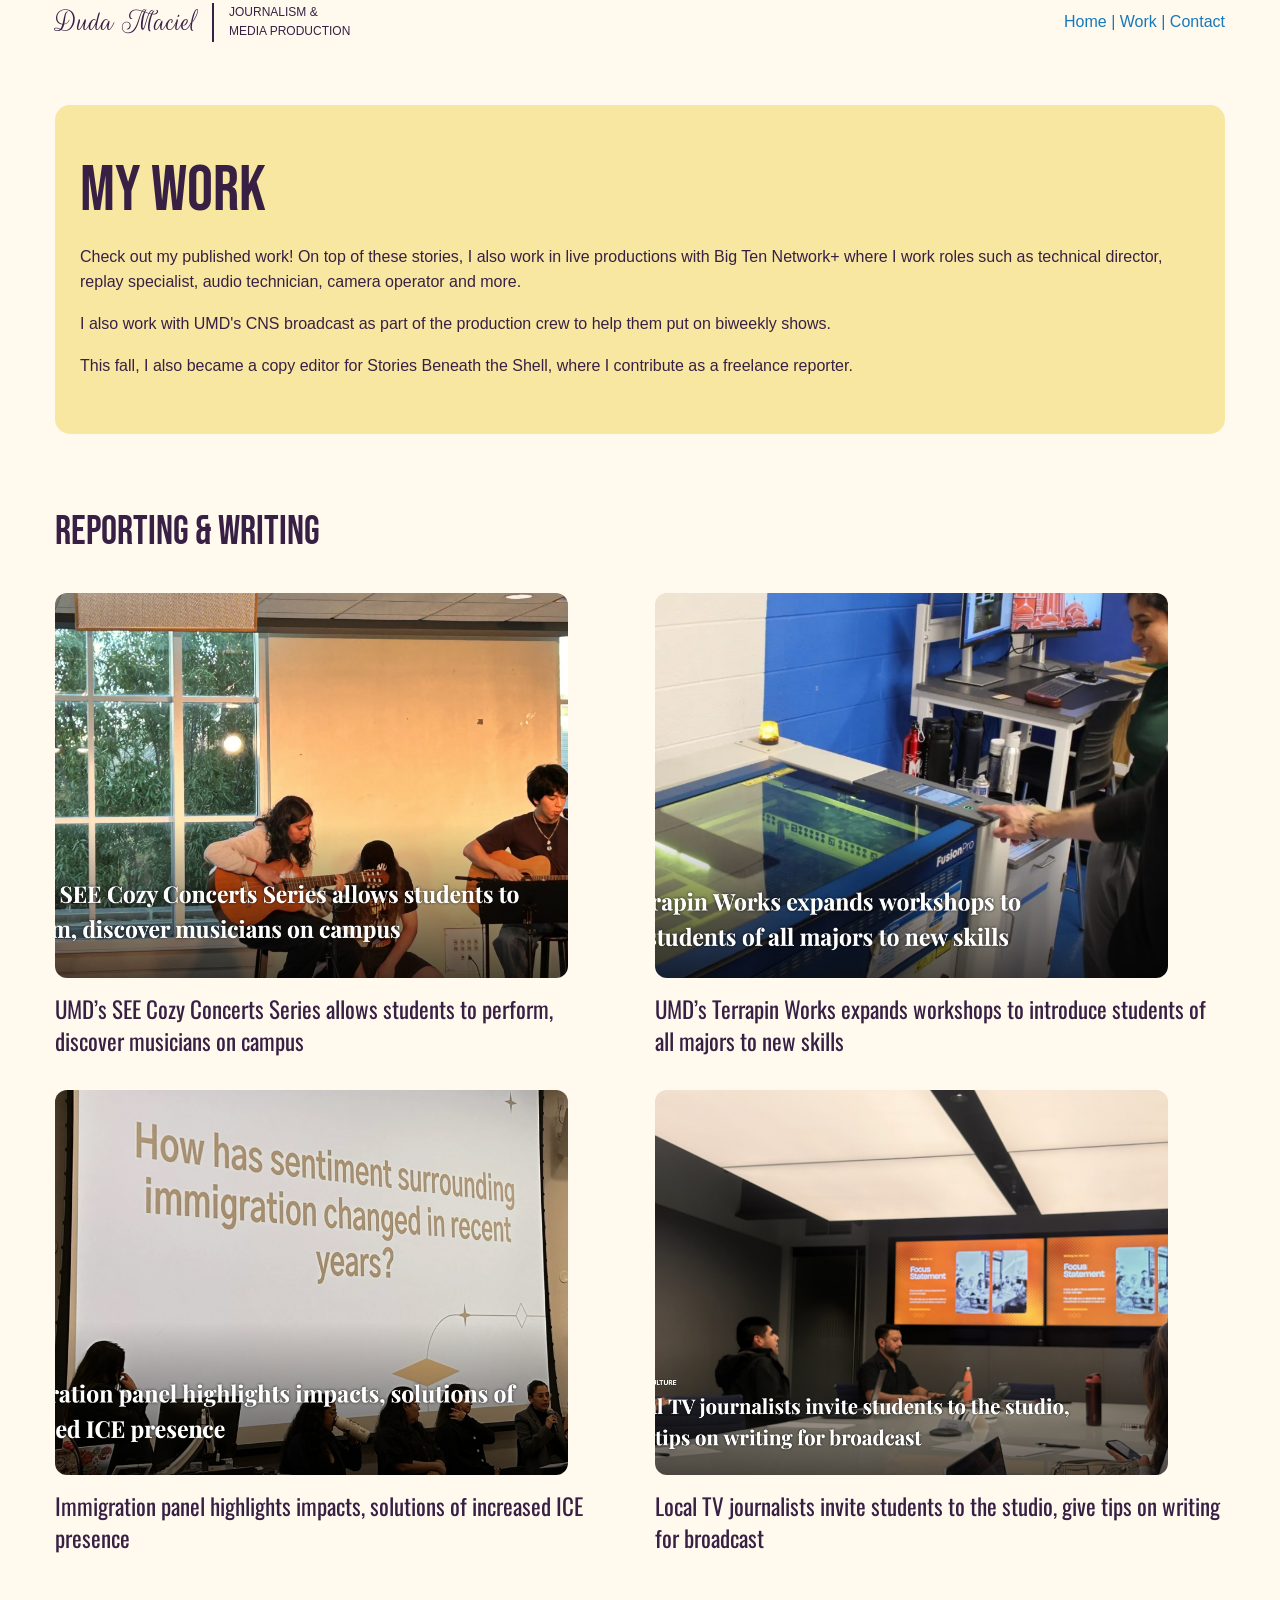
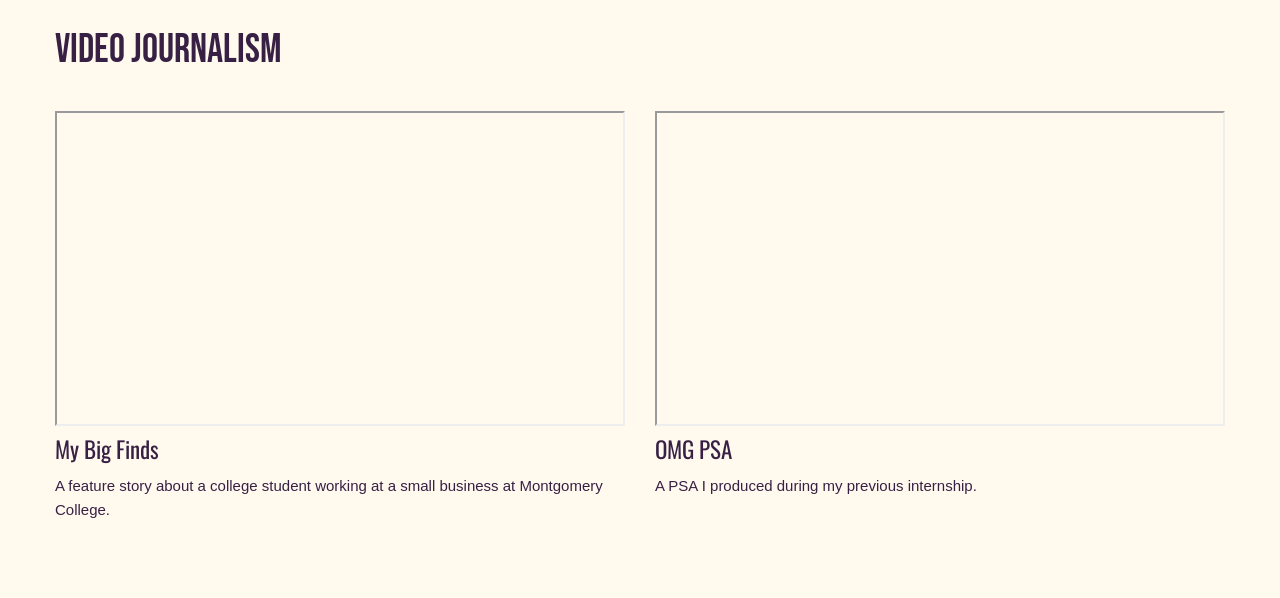
<file: Portfolio/work.html>
<!doctype html>
<html lang="en">

<head>
    <meta charset="utf-8">
    <meta name="viewport" content="width=device-width, initial-scale=1.0">

    <title>Duda Maciel | My Work</title>

    <!-- Foundation and Custom CSS -->
    <link rel="stylesheet" href="css/foundation.css">
    <link rel="stylesheet" href="css/app.css">

    <!-- Google Fonts -->
    <link rel="preconnect" href="https://fonts.googleapis.com">
    <link rel="preconnect" href="https://fonts.gstatic.com" crossorigin>

    <link href="https://fonts.googleapis.com/css2?family=Bebas+Neue&family=Oswald:wght@200..700&family=Rouge+Script&display=swap" rel="stylesheet">

    <!-- Background Color -->
    <style>
        html, body {
            background-color: #FFF9EE;
        }
    </style>

</head>

<body>

<div class="grid-container">
 <div class="grid-x">
<div class="large-12 cell">

<div class="grid-x grid-margin-x align-middle">

    <!-- LOGO -->
    <div class="large-6 medium-6 small-12 cell logo">
        <h3>Duda Maciel</h3>
        <p>JOURNALISM &amp;<br>MEDIA PRODUCTION</p>
    </div>

    <!-- NAVIGATION -->
    <div class="large-6 medium-6 small-12 cell navButtons">
    <a href="index.html">Home |</a>
    <a href="work.html"> Work |</a>
    <a href="contact.html"> Contact</a>
</div>
</div>

<!-- Work page -->
<div class="grid-x workIntro">
    <div class="large-12 cell">
        <h1>My Work</h1>
        <p> Check out my published work! On top of these stories, I also work in live productions with Big Ten Network+ where I work roles such as technical director, replay specialist, audio technician, camera operator and more. </p>

        <p> I also work with UMD's CNS broadcast as part of the production crew to help them put on biweekly shows. </p>


        <p> This fall, I also became a copy editor for Stories Beneath the Shell, where I contribute as a freelance reporter.</p>
    </div>
</div>


<!-- REPORTING AND WRITING -->
<div class="grid-x grid-margin-x workSection">

    <div class="large-12 cell">
        <h2>Reporting &amp; Writing</h2>
    </div>

    <div class="large-6 medium-6 small-12 cell project">
         <a href="https://storiesbeneaththeshell.com/2026/10/05/umds-see-cozy-concerts-series-allows-students-to-perform-discover-musicians-on-campus/" target="_blank">
        <img src="images/cozyConcerts.jpg" alt="Link to published story.">
    </a>
        <h3>UMD’s SEE Cozy Concerts Series allows students to perform, discover musicians on campus</h3>
    </div>

    <div class="large-6 medium-6 small-12 cell project">
        <a href="https://storiesbeneaththeshell.com/2026/10/12/umds-terrapin-works-expands-workshops-to-introduce-students-of-all-majors-to-new-skills/" target="_blank">
        <img src="images/terrapinWorks.jpg" alt="Link to published story.">
    </a>
        <h3>UMD’s Terrapin Works expands workshops to introduce students of all majors to new skills</h3>
    </div>

 <div class="large-6 medium-6 small-12 cell project">
        <a href="https://storiesbeneaththeshell.com/2026/04/07/immigration-panel-highlights-impacts-solutions-of-increased-ice-presence/" target="_blank">
        <img src="images/immigrationPannel.jpg" alt="Link to published story.">
    </a>
        <h3>Immigration panel highlights impacts, solutions of increased ICE presence</h3>
    </div>

    <div class="large-6 medium-6 small-12 cell project">
       <a href="https://storiesbeneaththeshell.com/2026/04/06/local-tv-journalists-invite-students-to-the-studio-give-tips-on-writing-for-broadcast/" target="_blank">
        <img src="images/newsStation.jpg" alt="Link to published story.">
    </a>
        <h3>Local TV journalists invite students to the studio, give tips on writing for broadcast</h3>
    </div>
</div>
<!-- VIDEO JOURNALISM -->
<div class="grid-x grid-margin-x workSection">

    <div class="large-12 cell">
        <h2>Video Journalism</h2>
    </div>

    <div class="large-6 medium-6 small-12 cell project">
        <iframe width="100%" height="315" src="https://www.youtube.com/embed/6SSHN94bvXo" title="My Big Finds"allowfullscreen></iframe>
<h3>My Big Finds</h3>
        <p>A feature story about a college student working at a small business at Montgomery College.</p>
    </div>

      <div class="large-6 medium-6 small-12 cell project">
        <iframe width="100%" height="315" src="https://www.youtube.com/embed/KL8zU7WBqE8" title="OMG PSA" allowfullscreen></iframe>
<h3>OMG PSA</h3>
        <p>A PSA I produced during my previous internship.</p>
    </div>


</div>
</div>
</div>
</div>

<script src="js/vendor/jquery.js"></script>
<script src="js/vendor/what-input.js"></script>
<script src="js/vendor/foundation.js"></script>
<script src="js/app.js"></script>

</body>
</html>
</file>
<file: index.html/css/app.css>
/* GLOBAL ARTICLE STYLES */


.p1 { 
	font-weight: bold;
	font-style: italic;
}

.relatedResources {
	background-color: #D3D3D3;
	padding: 20px;
	border: 1px solid #A3A3A3;
	width:10px;
	height:150px;

}


.navStyle {
	background-color: #000;
	color: #fff;""
	height: 50px;
	padding: 12px;
	text-align: center;
}
.navStyle a {
	color: #f4f4f4;
	text-decoration: none;
}
.navStyle a:hover {
	color: #009cff;
}
.navItem {
	margin: 0 25px 0 25px;
}
.bodyCopy {
	padding: 50px 0 0 0;
}
.footerStyle {
	background-color: #009cff;
	color: #fff;
	padding: 12px;
	height: 50px;
	text-align: center;
	margin-top: 50px;
}
.rtt {
	text-align: center;
	margin-top: 50px;
}
.rtt a {
	color: #009cff;
	text-decoration: none;
	font-weight: bold;
}
.rtt a:hover {
	color: #09639c;
}
</file>
<file: MidtermExam/css/app.css>
.headline {
    background-color: #F9F871;
    text-align: center;
    margin-bottom: 10px;
    padding: 15px;
}

h1 {
  font-family: "Bebas Neue", sans-serif;
  font-weight: 400;
  font-style: normal;
}

.moonMan {
	width: 700px;
	margin: 15px;
}

.main {
    background-color: #FFFDF2;
    padding: 15px;
}

h3 {
	font-family: "Oswald", sans-serif;
}

body {
  font-family: "Oswald", sans-serif;
  font-weight: 400;
  font-style: normal;
}

.imageCredit {
    font-size: 12px;
    color: #555555;
    margin: 5px 0 15px;
}

.pullQuote {
    background-color: #39B8FF;
    border-left: 10px solid #FF85C2;
    padding: 10px;
    margin: 5px;
    text-align: center;
    font-size: 20px;
}

.juxtapose {
    width: 100%;
    border: none;
    display: block;
    margin: 15px 0;
}
 
.right {
    background-color: #FF85C2;
    padding: 15px;
    text-align: center;
    padding-top: 50px;
}

h2 {
	font-family: "Bebas Neue", sans-serif;
	text-align: center;
	font-size: 30px;

}


.right img {
	margin: 10px;
	width: 250px;
	border: solid 1px black;
	align: center;
}


.button {
    background-color: #39B8FF;
    color: black;
    font-family: "Bebas Neue", sans-serif;
    font-size: 22px;
    margin-left: 300px;
}
</file>
<file: Portfolio/css/app.css>
/* GENERAL STYLES */

body {
    background-color: #FFF9EE;
    color: #382044;
}

/* HEADINGS */

h1, h2 {
    font-family: 'Bebas Neue', sans-serif;
    color: #382044;
}

h1 {
    font-size: 65px;
}

h2 {
    font-size: 45px;
}

h3, h4 {
    font-family: 'Oswald', sans-serif;
}

p {
    color: #382044;
}


/* HEADER */

.logo {
    display: flex;
    align-items: center;
    gap: 15px;
}

.logo h3 {
    font-family: 'Rouge Script', cursive;
    font-size: 32px;
    color: #382044;
    margin: 0;
}

.logo p {
    font-size: 12px;
    border-left: 2px solid #382044;
    padding-left: 15px;
    margin: 0;
}

.navButtons {
    text-align: right;
}


/* INTRODUCTION */

.introSection {
    padding: 70px 0;
    align-items: center;
}

.Intro h4, .aboutSection h4, .workIntro h4,
.contactPreview h4 {
    font-size: 14px;
    color: #795A91;
    letter-spacing: 2px;
}

.Intro p, .aboutSection p, .contactPreview p {
    font-size: 17px;
    line-height: 1.7;
}

.Intro p {
    margin-bottom: 30px;
}

.myPhoto img {
    width: 100%;
    border-radius: 15px;
}


/* BUTTONS */

.introButton {
    display: inline-block;
    background-color: #F8E7A1;
    color: #382044;
    padding: 12px 20px;
    margin: 0 10px 10px 0;
    border-radius: 8px;
    text-decoration: none;
}

.introButton.outline {
    background-color: transparent;
    border: 1px solid #382044;
}


/* FEATURED WORK */

.featuredWork, .workIntro, .experienceSection {
    background-color: #F8E7A1;
    padding: 40px 25px;
    border-radius: 15px;
}

.featuredWork, .workIntro {
    margin: 60px 0 70px;
}

.project {
    margin-top: 25px;
}

.project img {
    width: 90%;
    aspect-ratio: 4 / 3;
    object-fit: cover;
    border-radius: 12px;
    margin-bottom: 15px;
}

.project h4 {
    font-size: 13px;
    color: #795A91;
    letter-spacing: 1px;
}

.project h3, .experienceSection h3 {
    font-size: 23px;
}

.project p {
    font-size: 15px;
}

.workLink {
    text-align: center;
    margin-top: 35px;
}

.featuredWork .introButton {
    background-color: #382044;
    color: #FFF9EE;
}


/* CONTACT PREVIEW AND CONTACT PAGE */

.contactPreview, .contactSection {
    background-color: #E8DDF0;
    padding: 60px 30px;
    margin-bottom: 60px;
    border-radius: 15px;
    text-align: center;
}

.contactPreview p {
    max-width: 600px;
    margin: 0 auto 30px;
}

.contactSection p {
    font-size: 17px;
    margin-bottom: 30px;
}


/* FOOTER */

.footer {
    background-color: #382044;
    color: #FFF9EE;
    padding: 40px 30px 20px;
    border-radius: 15px 15px 0 0;
}

.footer h2 {
    font-size: 32px;
    color: #FFF9EE;
    margin: 0;
}

.footer h4 {
    font-size: 12px;
    color: #F8E7A1;
}

.footer p {
    font-size: 14px;
    color: #FFF9EE;
}

.footerLinks {
    text-align: right;
}

.footerLinks a {
    color: #FFF9EE;
    text-decoration: none;
    margin-left: 15px;
}

.footerLinks a:hover {
    color: #F8E7A1;
}

.footerBottom {
    border-top: 1px solid #765D7E;
    margin-top: 30px;
    padding-top: 15px;
}

.footerBottom p {
    font-size: 12px;
}


/* WORK PAGE */

.workSection {
    margin-bottom: 60px;
}

.workSection h2, .experienceSection h2 {
    font-size: 40px;
}


/* ABOUT PAGE */

.aboutSection {
    padding: 70px 0;
    align-items: center;
}

.aboutSection h1 {
    font-size: 60px;
}

.experienceSection {
    margin-bottom: 60px;
}
</file>
